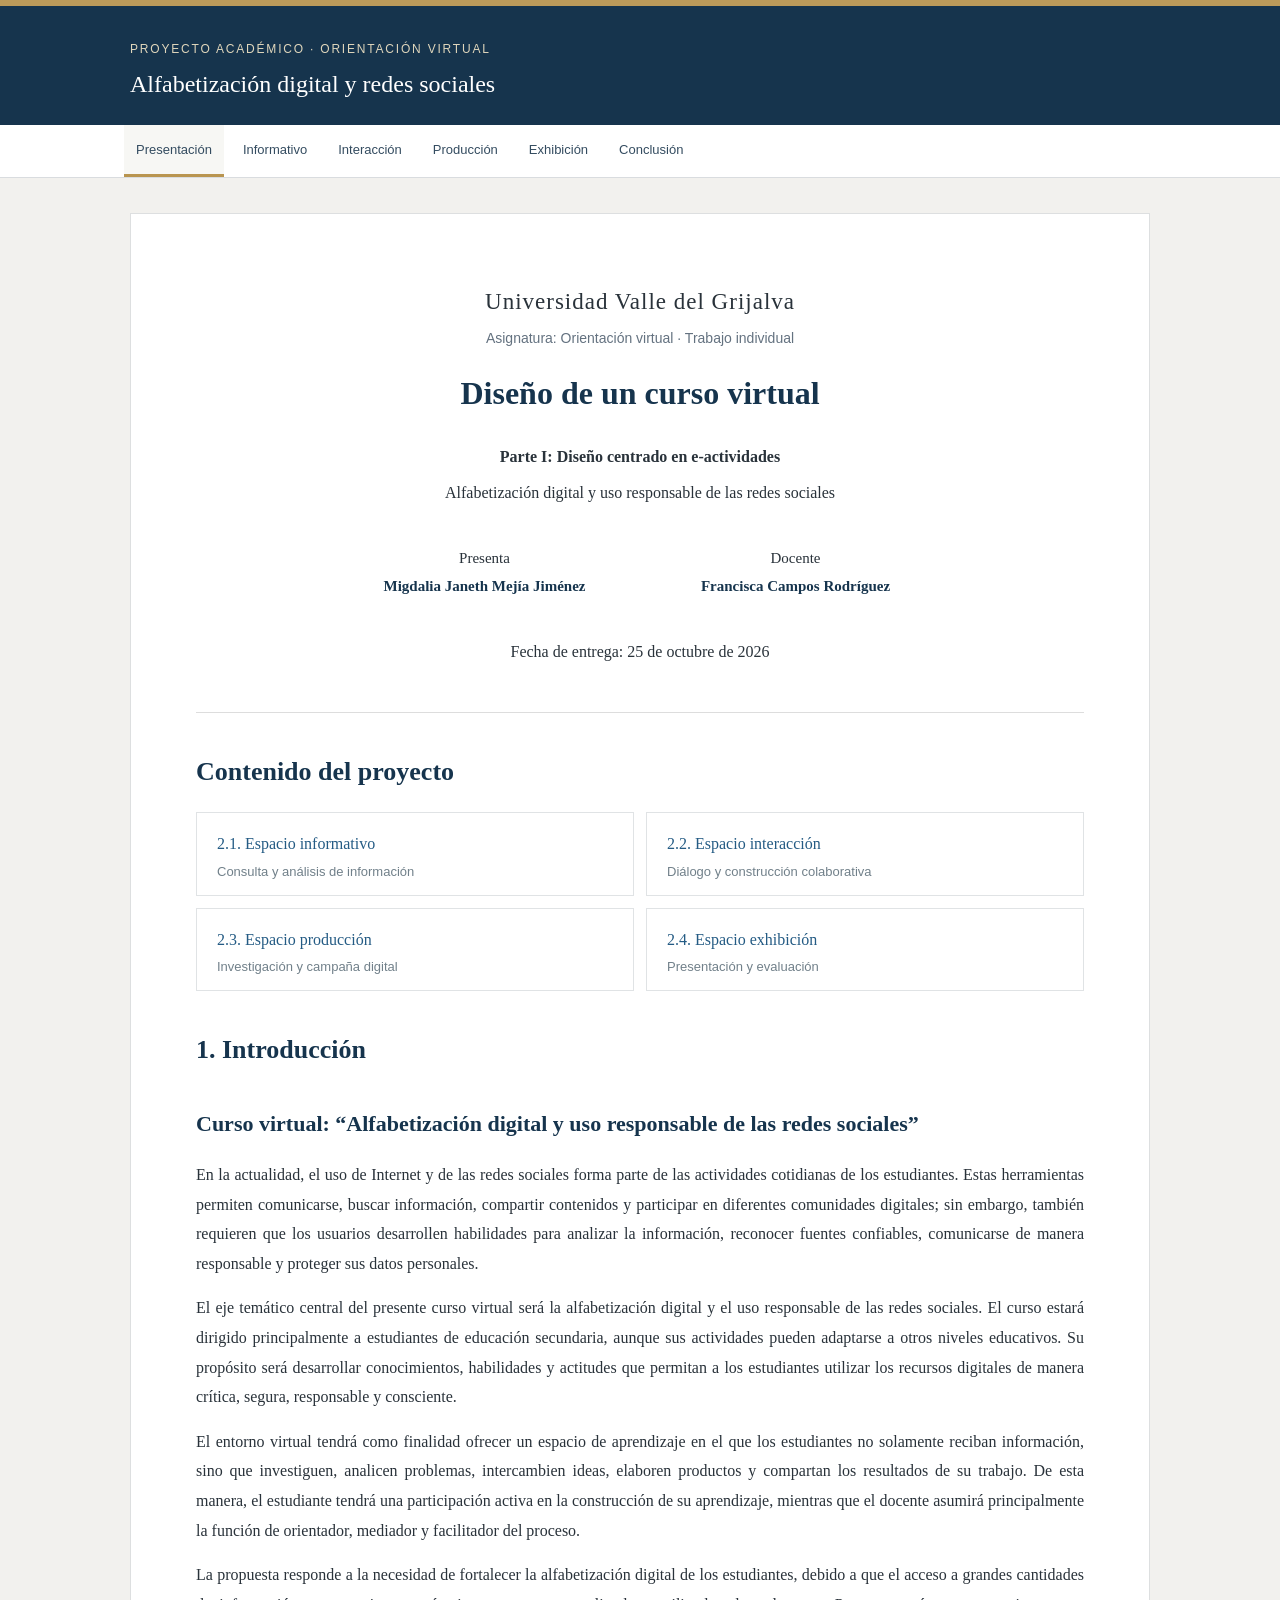
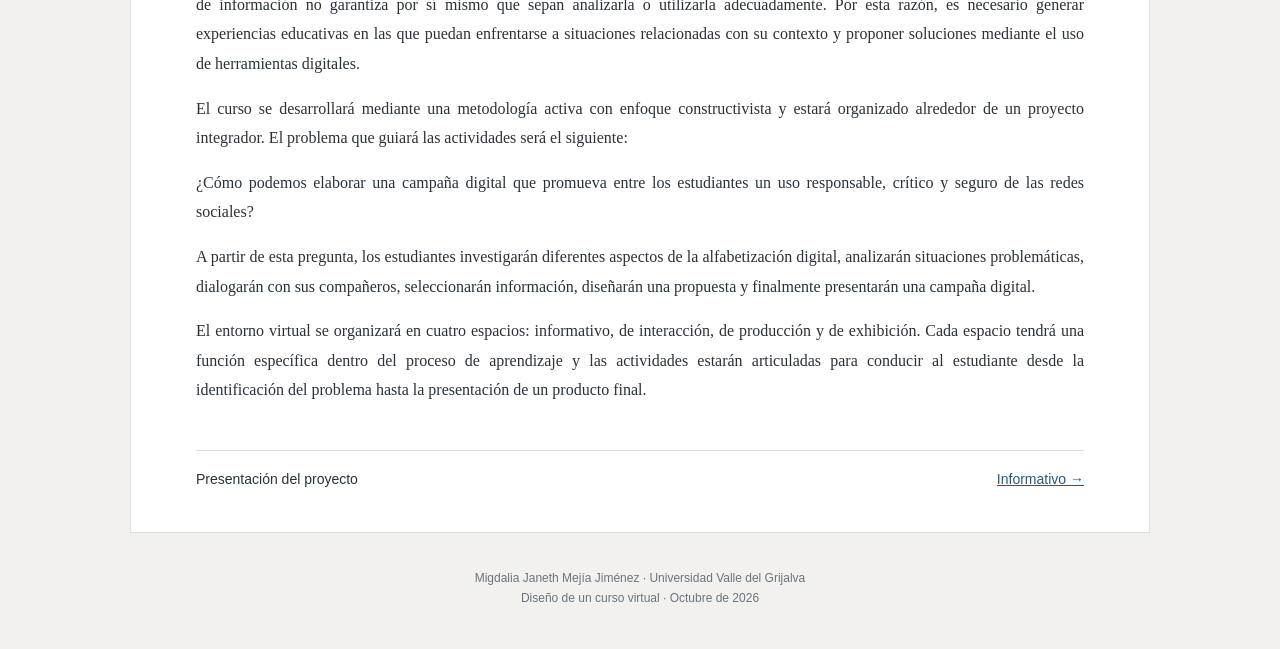
<file: index/index.html>
<!doctype html><html lang="es"><head><meta charset="utf-8"><meta name="viewport" content="width=device-width,initial-scale=1"><meta name="description" content="Proyecto académico: diseño de un curso virtual de alfabetización digital."><title>Presentación | Curso virtual · Orientación virtual</title><link rel="stylesheet" href="estilos.css"></head><body><header><div class="inner"><small>Proyecto académico · Orientación virtual</small><strong>Alfabetización digital y redes sociales</strong></div></header><nav aria-label="Secciones del proyecto"><div class="links"><a class="active" href="index.html" aria-current=page>Presentación</a><a class="" href="informativo.html" >Informativo</a><a class="" href="interaccion.html" >Interacción</a><a class="" href="produccion.html" >Producción</a><a class="" href="exhibicion.html" >Exhibición</a><a class="" href="conclusion.html" >Conclusión</a></div></nav><main><div class="cover"><p class="university">Universidad Valle del Grijalva</p><p class="type">Asignatura: Orientación virtual · Trabajo individual</p><h1>Diseño de un curso virtual</h1><p><strong>Parte I: Diseño centrado en e-actividades</strong></p><p>Alfabetización digital y uso responsable de las redes sociales</p><div class="people"><p>Presenta<strong>Migdalia Janeth Mejía Jiménez</strong></p><p>Docente<strong>Francisca Campos Rodríguez</strong></p></div><p>Fecha de entrega: 25 de octubre de 2026</p></div><h2>Contenido del proyecto</h2><div class="contents"><a href="informativo.html">2.1. Espacio informativo<small>Consulta y análisis de información</small></a><a href="interaccion.html">2.2. Espacio interacción<small>Diálogo y construcción colaborativa</small></a><a href="produccion.html">2.3. Espacio producción<small>Investigación y campaña digital</small></a><a href="exhibicion.html">2.4. Espacio exhibición<small>Presentación y evaluación</small></a></div><h2>1. Introducción</h2><h3>Curso virtual: “Alfabetización digital y uso responsable de las redes sociales”</h3><p>En la actualidad, el uso de Internet y de las redes sociales forma parte de las actividades cotidianas de los estudiantes. Estas herramientas permiten comunicarse, buscar información, compartir contenidos y participar en diferentes comunidades digitales; sin embargo, también requieren que los usuarios desarrollen habilidades para analizar la información, reconocer fuentes confiables, comunicarse de manera responsable y proteger sus datos personales.</p><p>El eje temático central del presente curso virtual será la alfabetización digital y el uso responsable de las redes sociales. El curso estará dirigido principalmente a estudiantes de educación secundaria, aunque sus actividades pueden adaptarse a otros niveles educativos. Su propósito será desarrollar conocimientos, habilidades y actitudes que permitan a los estudiantes utilizar los recursos digitales de manera crítica, segura, responsable y consciente.</p><p>El entorno virtual tendrá como finalidad ofrecer un espacio de aprendizaje en el que los estudiantes no solamente reciban información, sino que investiguen, analicen problemas, intercambien ideas, elaboren productos y compartan los resultados de su trabajo. De esta manera, el estudiante tendrá una participación activa en la construcción de su aprendizaje, mientras que el docente asumirá principalmente la función de orientador, mediador y facilitador del proceso.</p><p>La propuesta responde a la necesidad de fortalecer la alfabetización digital de los estudiantes, debido a que el acceso a grandes cantidades de información no garantiza por sí mismo que sepan analizarla o utilizarla adecuadamente. Por esta razón, es necesario generar experiencias educativas en las que puedan enfrentarse a situaciones relacionadas con su contexto y proponer soluciones mediante el uso de herramientas digitales.</p><p>El curso se desarrollará mediante una metodología activa con enfoque constructivista y estará organizado alrededor de un proyecto integrador. El problema que guiará las actividades será el siguiente:</p><p>¿Cómo podemos elaborar una campaña digital que promueva entre los estudiantes un uso responsable, crítico y seguro de las redes sociales?</p><p>A partir de esta pregunta, los estudiantes investigarán diferentes aspectos de la alfabetización digital, analizarán situaciones problemáticas, dialogarán con sus compañeros, seleccionarán información, diseñarán una propuesta y finalmente presentarán una campaña digital.</p><p>El entorno virtual se organizará en cuatro espacios: informativo, de interacción, de producción y de exhibición. Cada espacio tendrá una función específica dentro del proceso de aprendizaje y las actividades estarán articuladas para conducir al estudiante desde la identificación del problema hasta la presentación de un producto final.</p><div class="pagination"><span>Presentación del proyecto</span><a href="informativo.html">Informativo →</a></div></main><footer>Migdalia Janeth Mejía Jiménez · Universidad Valle del Grijalva<br>Diseño de un curso virtual · Octubre de 2026</footer></body></html>
</file>
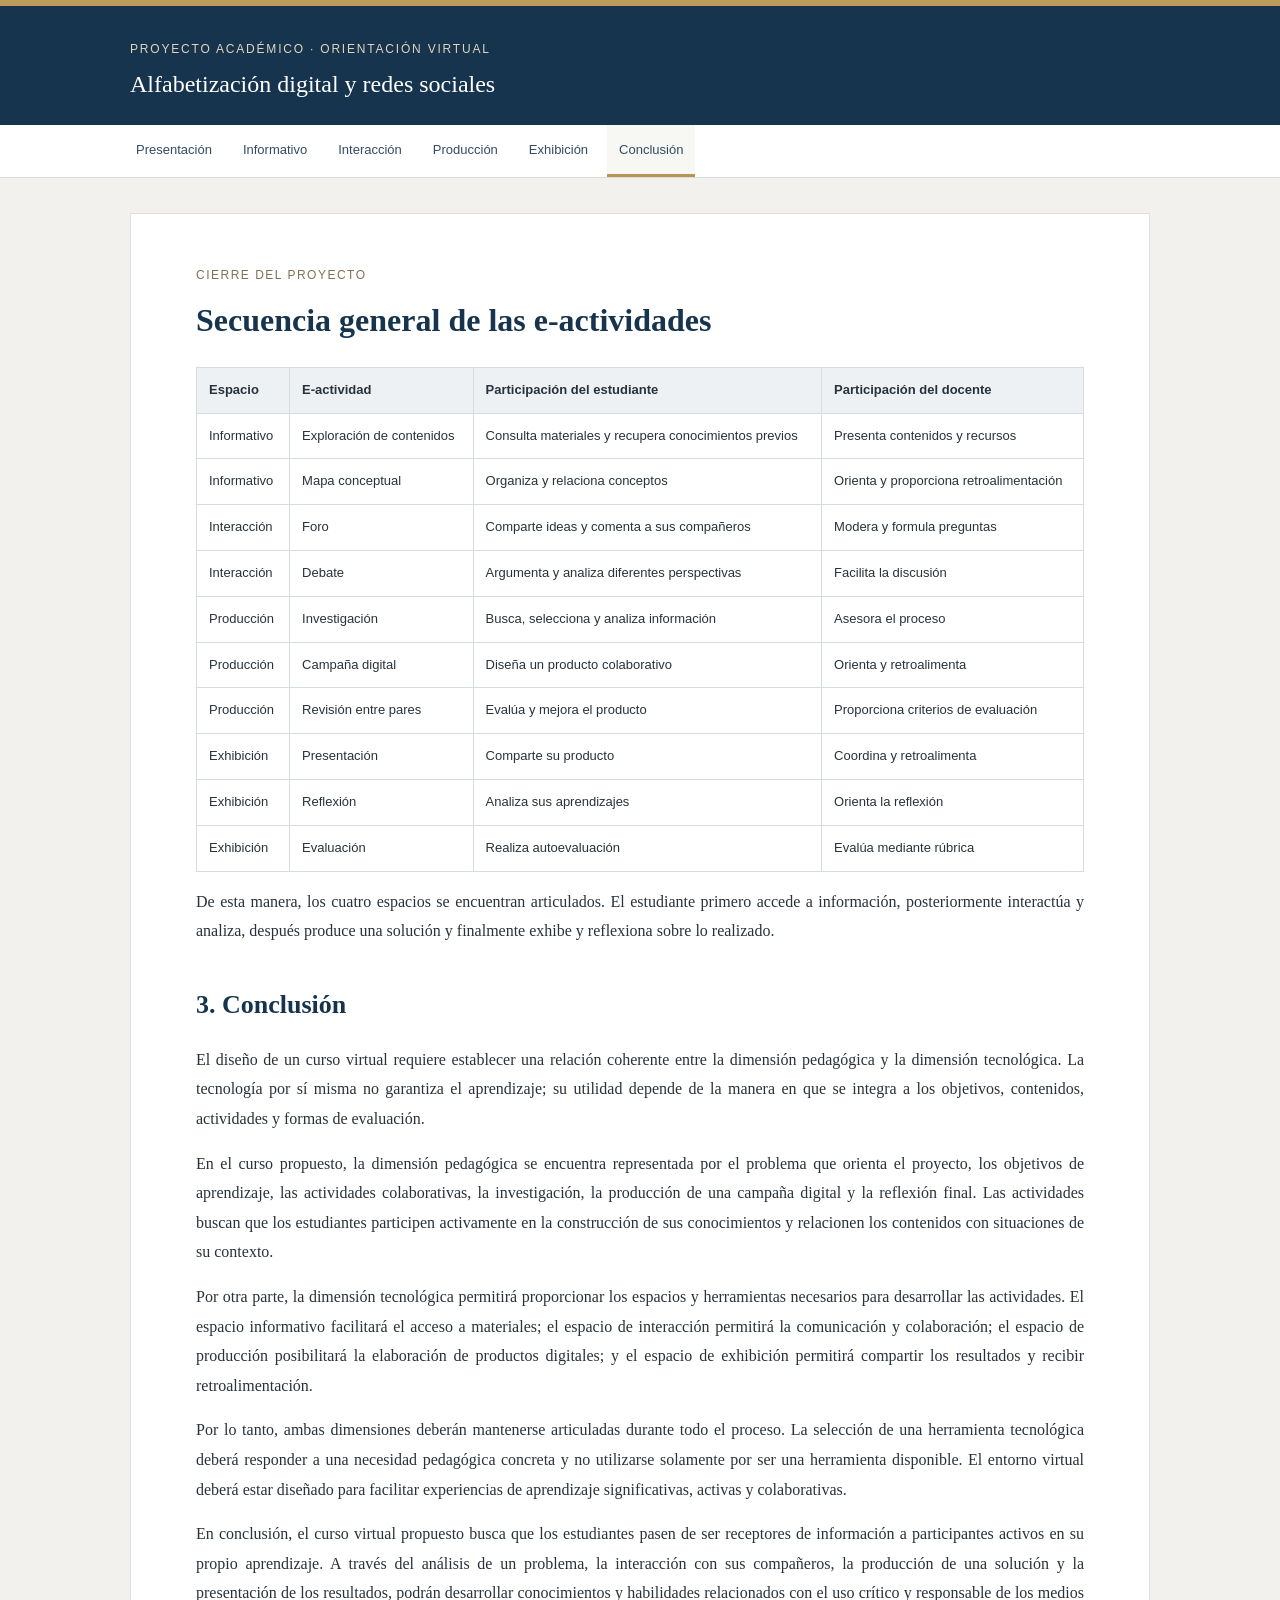
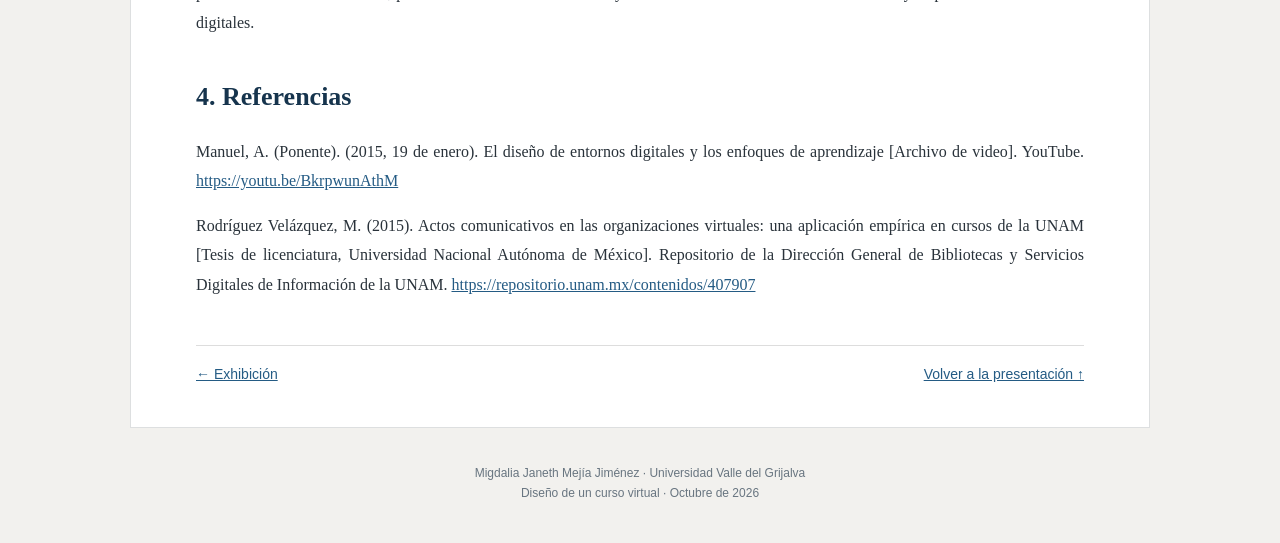
<file: index/conclusion.html>
<!doctype html><html lang="es"><head><meta charset="utf-8"><meta name="viewport" content="width=device-width,initial-scale=1"><meta name="description" content="Proyecto académico: diseño de un curso virtual de alfabetización digital."><title>Conclusión | Curso virtual · Orientación virtual</title><link rel="stylesheet" href="estilos.css"></head><body><header><div class="inner"><small>Proyecto académico · Orientación virtual</small><strong>Alfabetización digital y redes sociales</strong></div></header><nav aria-label="Secciones del proyecto"><div class="links"><a class="" href="index.html" >Presentación</a><a class="" href="informativo.html" >Informativo</a><a class="" href="interaccion.html" >Interacción</a><a class="" href="produccion.html" >Producción</a><a class="" href="exhibicion.html" >Exhibición</a><a class="active" href="conclusion.html" aria-current=page>Conclusión</a></div></nav><main><span class="kicker">Cierre del proyecto</span><h1>Secuencia general de las e-actividades</h1><div class="table"><table><tr><th>Espacio</th><th>E-actividad</th><th>Participación del estudiante</th><th>Participación del docente</th></tr><tr><td>Informativo</td><td>Exploración de contenidos</td><td>Consulta materiales y recupera conocimientos   previos</td><td>Presenta contenidos y recursos</td></tr><tr><td>Informativo</td><td>Mapa conceptual</td><td>Organiza y relaciona conceptos</td><td>Orienta y proporciona retroalimentación</td></tr><tr><td>Interacción</td><td>Foro</td><td>Comparte ideas y comenta a sus compañeros</td><td>Modera y formula preguntas</td></tr><tr><td>Interacción</td><td>Debate</td><td>Argumenta y analiza diferentes perspectivas</td><td>Facilita la discusión</td></tr><tr><td>Producción</td><td>Investigación</td><td>Busca, selecciona y analiza información</td><td>Asesora el proceso</td></tr><tr><td>Producción</td><td>Campaña digital</td><td>Diseña un producto colaborativo</td><td>Orienta y retroalimenta</td></tr><tr><td>Producción</td><td>Revisión entre pares</td><td>Evalúa y mejora el producto</td><td>Proporciona criterios de evaluación</td></tr><tr><td>Exhibición</td><td>Presentación</td><td>Comparte su producto</td><td>Coordina y retroalimenta</td></tr><tr><td>Exhibición</td><td>Reflexión</td><td>Analiza sus aprendizajes</td><td>Orienta la reflexión</td></tr><tr><td>Exhibición</td><td>Evaluación</td><td>Realiza autoevaluación</td><td>Evalúa mediante rúbrica</td></tr></table></div><p>De esta manera, los cuatro espacios se encuentran articulados. El estudiante primero accede a información, posteriormente interactúa y analiza, después produce una solución y finalmente exhibe y reflexiona sobre lo realizado.</p><h2>3. Conclusión</h2><p>El diseño de un curso virtual requiere establecer una relación coherente entre la dimensión pedagógica y la dimensión tecnológica. La tecnología por sí misma no garantiza el aprendizaje; su utilidad depende de la manera en que se integra a los objetivos, contenidos, actividades y formas de evaluación.</p><p>En el curso propuesto, la dimensión pedagógica se encuentra representada por el problema que orienta el proyecto, los objetivos de aprendizaje, las actividades colaborativas, la investigación, la producción de una campaña digital y la reflexión final. Las actividades buscan que los estudiantes participen activamente en la construcción de sus conocimientos y relacionen los contenidos con situaciones de su contexto.</p><p>Por otra parte, la dimensión tecnológica permitirá proporcionar los espacios y herramientas necesarios para desarrollar las actividades. El espacio informativo facilitará el acceso a materiales; el espacio de interacción permitirá la comunicación y colaboración; el espacio de producción posibilitará la elaboración de productos digitales; y el espacio de exhibición permitirá compartir los resultados y recibir retroalimentación.</p><p>Por lo tanto, ambas dimensiones deberán mantenerse articuladas durante todo el proceso. La selección de una herramienta tecnológica deberá responder a una necesidad pedagógica concreta y no utilizarse solamente por ser una herramienta disponible. El entorno virtual deberá estar diseñado para facilitar experiencias de aprendizaje significativas, activas y colaborativas.</p><p>En conclusión, el curso virtual propuesto busca que los estudiantes pasen de ser receptores de información a participantes activos en su propio aprendizaje. A través del análisis de un problema, la interacción con sus compañeros, la producción de una solución y la presentación de los resultados, podrán desarrollar conocimientos y habilidades relacionados con el uso crítico y responsable de los medios digitales.</p><div class="refs"><h2>4. Referencias</h2><p>Manuel, A. (Ponente). (2015, 19 de enero). El diseño de entornos digitales y los enfoques de aprendizaje [Archivo de video]. YouTube. <a href="https://youtu.be/BkrpwunAthM" target="_blank" rel="noopener">https://youtu.be/BkrpwunAthM</a></p><p>Rodríguez Velázquez, M. (2015). Actos comunicativos en las organizaciones virtuales: una aplicación empírica en cursos de la UNAM [Tesis de licenciatura, Universidad Nacional Autónoma de México]. Repositorio de la Dirección General de Bibliotecas y Servicios Digitales de Información de la UNAM. <a href="https://repositorio.unam.mx/contenidos/407907" target="_blank" rel="noopener">https://repositorio.unam.mx/contenidos/407907</a></p></div><div class="pagination"><a href="exhibicion.html">← Exhibición</a><a href="index.html">Volver a la presentación ↑</a></div></main><footer>Migdalia Janeth Mejía Jiménez · Universidad Valle del Grijalva<br>Diseño de un curso virtual · Octubre de 2026</footer></body></html>
</file>
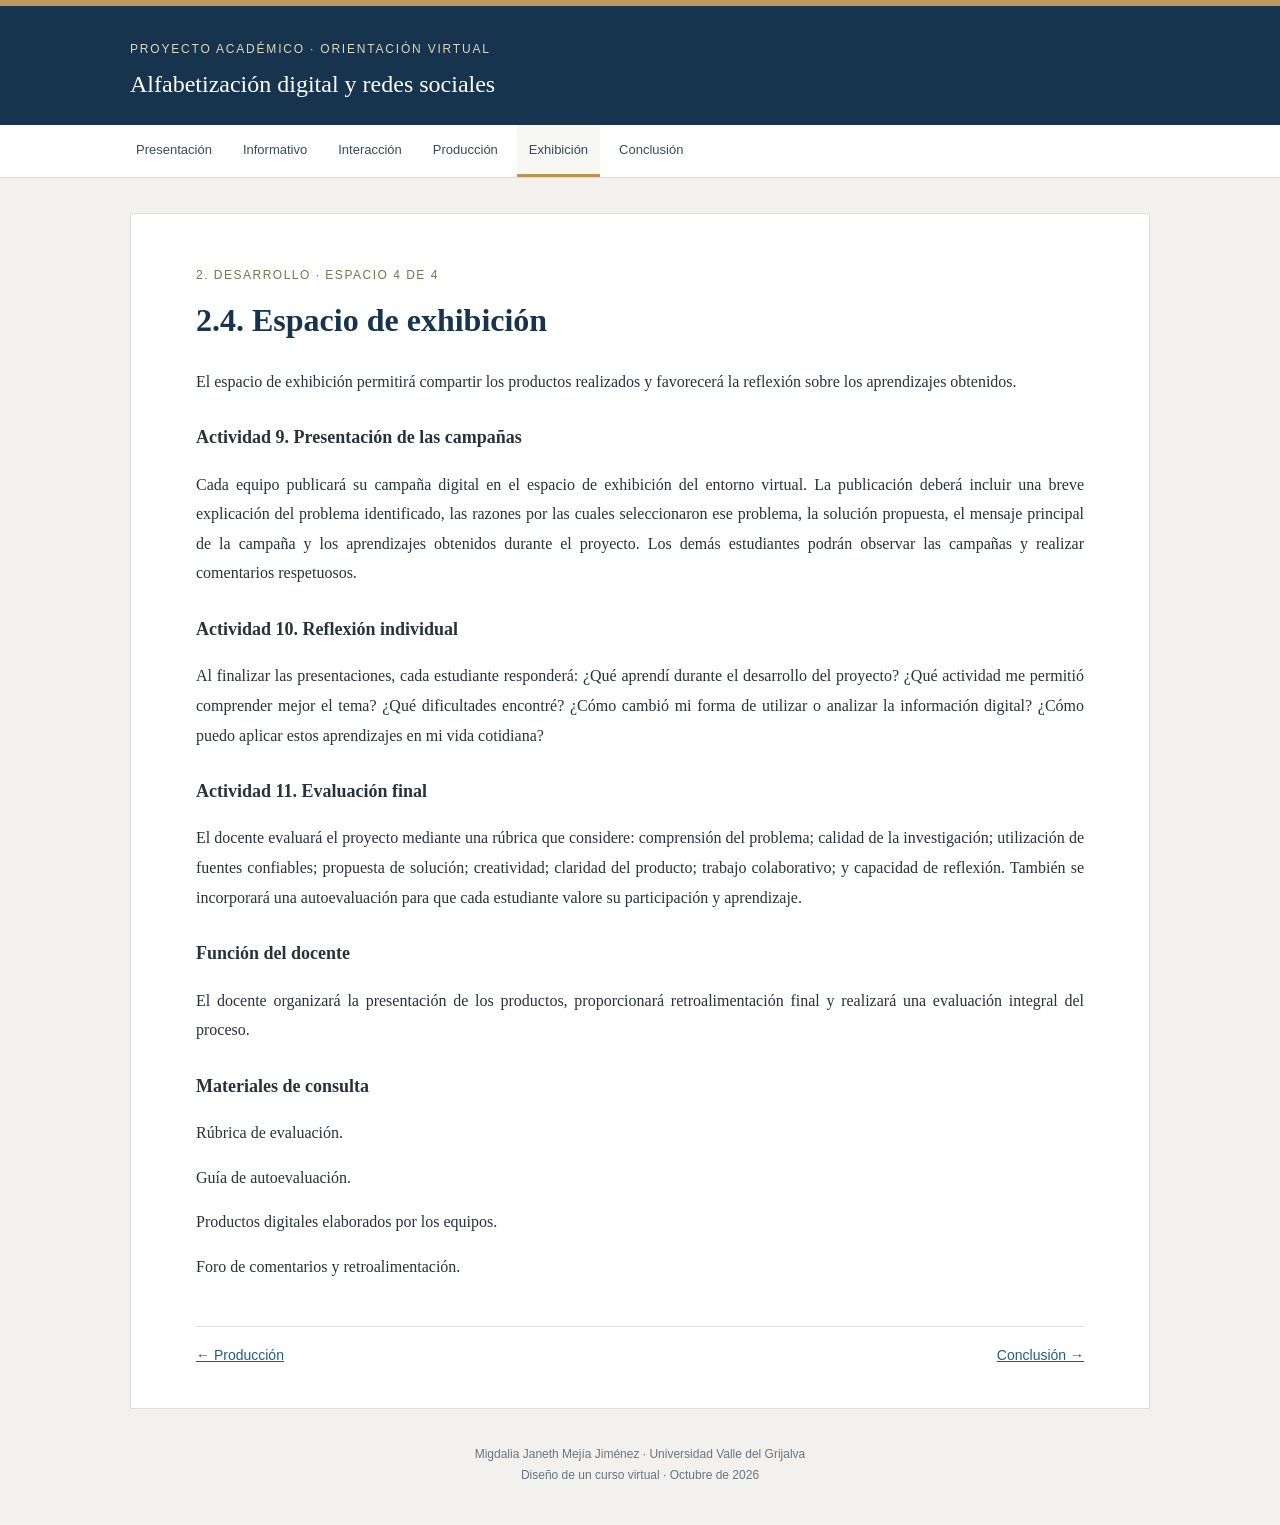
<file: index/exhibicion.html>
<!doctype html><html lang="es"><head><meta charset="utf-8"><meta name="viewport" content="width=device-width,initial-scale=1"><meta name="description" content="Proyecto académico: diseño de un curso virtual de alfabetización digital."><title>Exhibición | Curso virtual · Orientación virtual</title><link rel="stylesheet" href="estilos.css"></head><body><header><div class="inner"><small>Proyecto académico · Orientación virtual</small><strong>Alfabetización digital y redes sociales</strong></div></header><nav aria-label="Secciones del proyecto"><div class="links"><a class="" href="index.html" >Presentación</a><a class="" href="informativo.html" >Informativo</a><a class="" href="interaccion.html" >Interacción</a><a class="" href="produccion.html" >Producción</a><a class="active" href="exhibicion.html" aria-current=page>Exhibición</a><a class="" href="conclusion.html" >Conclusión</a></div></nav><main><span class="kicker">2. Desarrollo · Espacio 4 de 4</span><h1>2.4. Espacio de exhibición</h1><p>El espacio de exhibición permitirá compartir los productos realizados y favorecerá la reflexión sobre los aprendizajes obtenidos.</p><h4>Actividad 9. Presentación de las campañas</h4><p>Cada equipo publicará su campaña digital en el espacio de exhibición del entorno virtual. La publicación deberá incluir una breve explicación del problema identificado, las razones por las cuales seleccionaron ese problema, la solución propuesta, el mensaje principal de la campaña y los aprendizajes obtenidos durante el proyecto. Los demás estudiantes podrán observar las campañas y realizar comentarios respetuosos.</p><h4>Actividad 10. Reflexión individual</h4><p>Al finalizar las presentaciones, cada estudiante responderá: ¿Qué aprendí durante el desarrollo del proyecto? ¿Qué actividad me permitió comprender mejor el tema? ¿Qué dificultades encontré? ¿Cómo cambió mi forma de utilizar o analizar la información digital? ¿Cómo puedo aplicar estos aprendizajes en mi vida cotidiana?</p><h4>Actividad 11. Evaluación final</h4><p>El docente evaluará el proyecto mediante una rúbrica que considere: comprensión del problema; calidad de la investigación; utilización de fuentes confiables; propuesta de solución; creatividad; claridad del producto; trabajo colaborativo; y capacidad de reflexión. También se incorporará una autoevaluación para que cada estudiante valore su participación y aprendizaje.</p><h4>Función del docente</h4><p>El docente organizará la presentación de los productos, proporcionará retroalimentación final y realizará una evaluación integral del proceso.</p><h4>Materiales de consulta</h4><p>Rúbrica de evaluación.</p><p>Guía de autoevaluación.</p><p>Productos digitales elaborados por los equipos.</p><p>Foro de comentarios y retroalimentación.</p><div class="pagination"><a href="produccion.html">← Producción</a><a href="conclusion.html">Conclusión →</a></div></main><footer>Migdalia Janeth Mejía Jiménez · Universidad Valle del Grijalva<br>Diseño de un curso virtual · Octubre de 2026</footer></body></html>
</file>
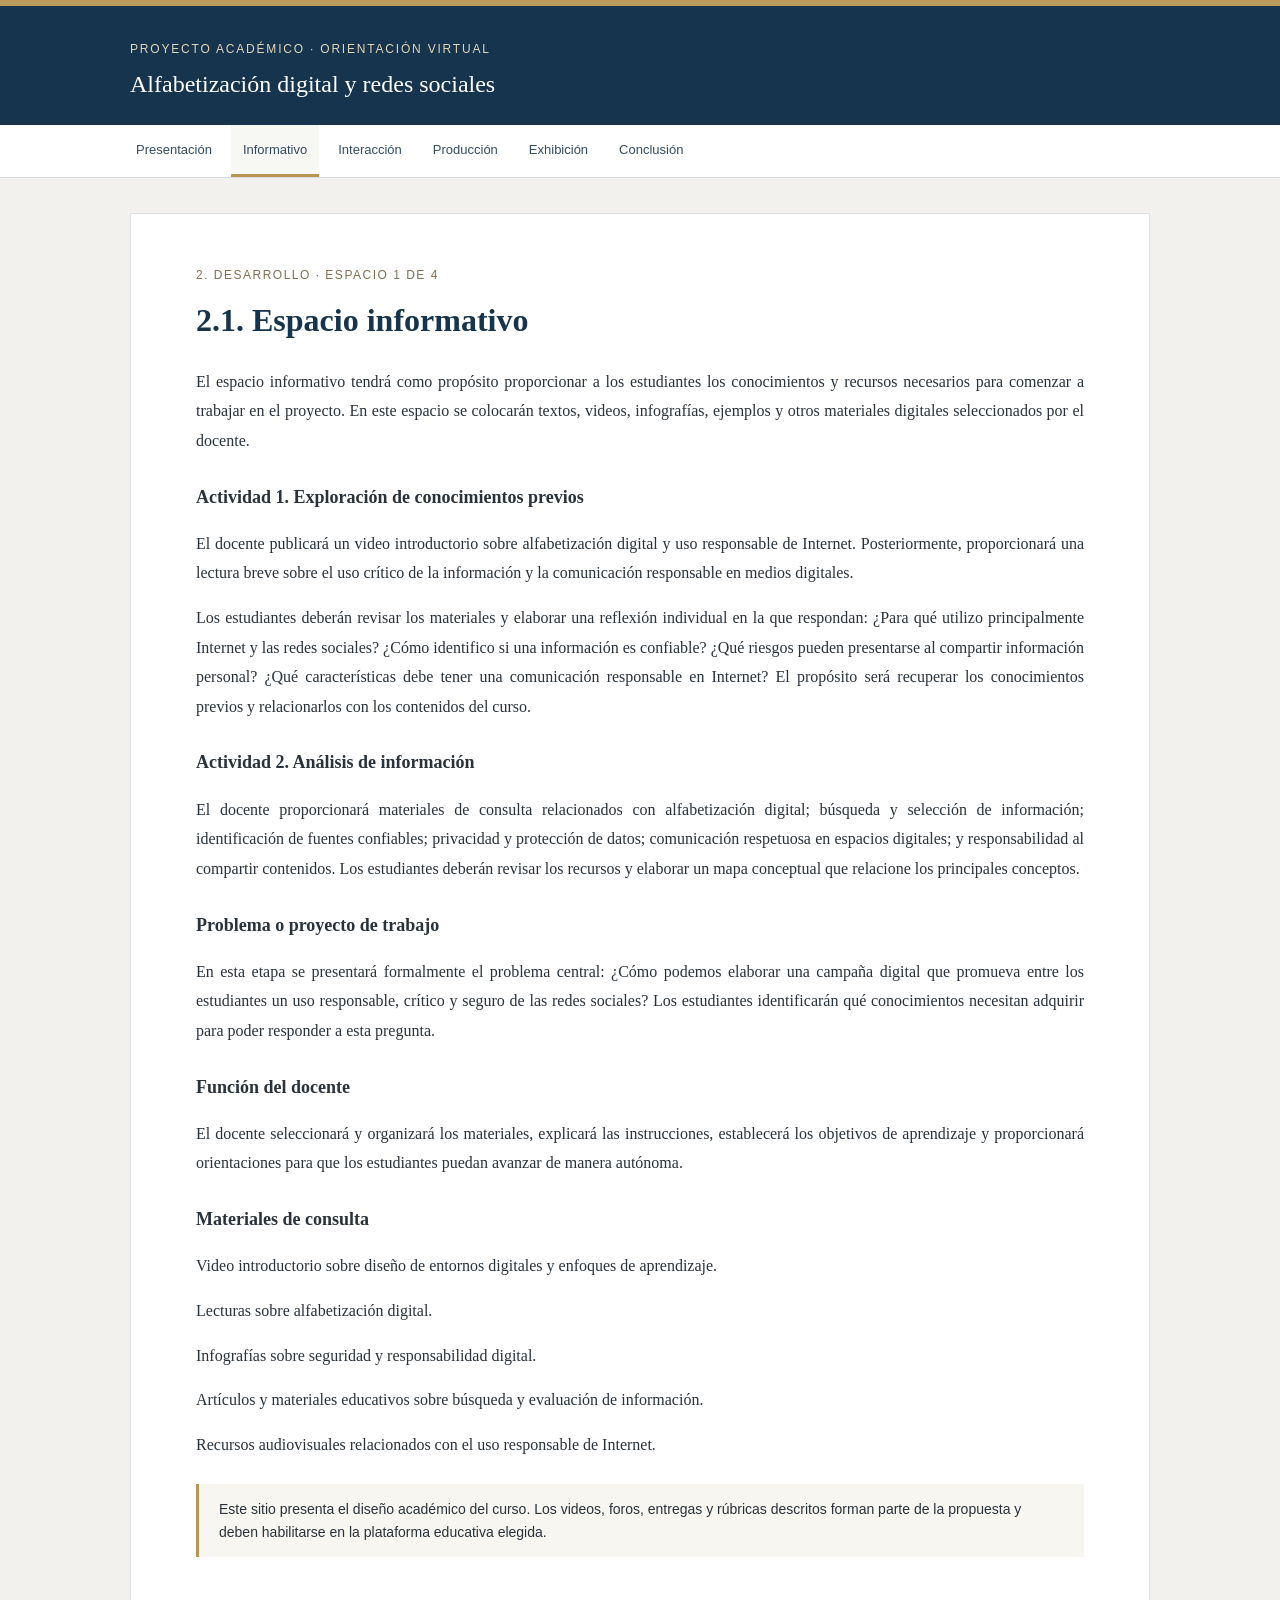
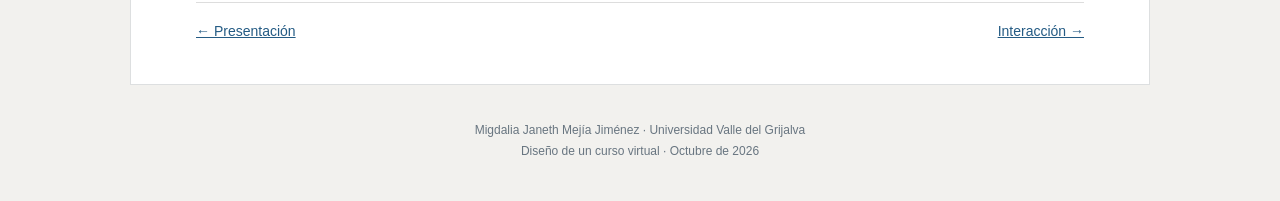
<file: index/informativo.html>
<!doctype html><html lang="es"><head><meta charset="utf-8"><meta name="viewport" content="width=device-width,initial-scale=1"><meta name="description" content="Proyecto académico: diseño de un curso virtual de alfabetización digital."><title>Informativo | Curso virtual · Orientación virtual</title><link rel="stylesheet" href="estilos.css"></head><body><header><div class="inner"><small>Proyecto académico · Orientación virtual</small><strong>Alfabetización digital y redes sociales</strong></div></header><nav aria-label="Secciones del proyecto"><div class="links"><a class="" href="index.html" >Presentación</a><a class="active" href="informativo.html" aria-current=page>Informativo</a><a class="" href="interaccion.html" >Interacción</a><a class="" href="produccion.html" >Producción</a><a class="" href="exhibicion.html" >Exhibición</a><a class="" href="conclusion.html" >Conclusión</a></div></nav><main><span class="kicker">2. Desarrollo · Espacio 1 de 4</span><h1>2.1. Espacio informativo</h1><p>El espacio informativo tendrá como propósito proporcionar a los estudiantes los conocimientos y recursos necesarios para comenzar a trabajar en el proyecto. En este espacio se colocarán textos, videos, infografías, ejemplos y otros materiales digitales seleccionados por el docente.</p><h4>Actividad 1. Exploración de conocimientos previos</h4><p>El docente publicará un video introductorio sobre alfabetización digital y uso responsable de Internet. Posteriormente, proporcionará una lectura breve sobre el uso crítico de la información y la comunicación responsable en medios digitales.</p><p>Los estudiantes deberán revisar los materiales y elaborar una reflexión individual en la que respondan: ¿Para qué utilizo principalmente Internet y las redes sociales? ¿Cómo identifico si una información es confiable? ¿Qué riesgos pueden presentarse al compartir información personal? ¿Qué características debe tener una comunicación responsable en Internet? El propósito será recuperar los conocimientos previos y relacionarlos con los contenidos del curso.</p><h4>Actividad 2. Análisis de información</h4><p>El docente proporcionará materiales de consulta relacionados con alfabetización digital; búsqueda y selección de información; identificación de fuentes confiables; privacidad y protección de datos; comunicación respetuosa en espacios digitales; y responsabilidad al compartir contenidos. Los estudiantes deberán revisar los recursos y elaborar un mapa conceptual que relacione los principales conceptos.</p><h4>Problema o proyecto de trabajo</h4><p>En esta etapa se presentará formalmente el problema central: ¿Cómo podemos elaborar una campaña digital que promueva entre los estudiantes un uso responsable, crítico y seguro de las redes sociales? Los estudiantes identificarán qué conocimientos necesitan adquirir para poder responder a esta pregunta.</p><h4>Función del docente</h4><p>El docente seleccionará y organizará los materiales, explicará las instrucciones, establecerá los objetivos de aprendizaje y proporcionará orientaciones para que los estudiantes puedan avanzar de manera autónoma.</p><h4>Materiales de consulta</h4><p>Video introductorio sobre diseño de entornos digitales y enfoques de aprendizaje.</p><p>Lecturas sobre alfabetización digital.</p><p>Infografías sobre seguridad y responsabilidad digital.</p><p>Artículos y materiales educativos sobre búsqueda y evaluación de información.</p><p>Recursos audiovisuales relacionados con el uso responsable de Internet.</p><div class="note">Este sitio presenta el diseño académico del curso. Los videos, foros, entregas y rúbricas descritos forman parte de la propuesta y deben habilitarse en la plataforma educativa elegida.</div><div class="pagination"><a href="index.html">← Presentación</a><a href="interaccion.html">Interacción →</a></div></main><footer>Migdalia Janeth Mejía Jiménez · Universidad Valle del Grijalva<br>Diseño de un curso virtual · Octubre de 2026</footer></body></html>
</file>
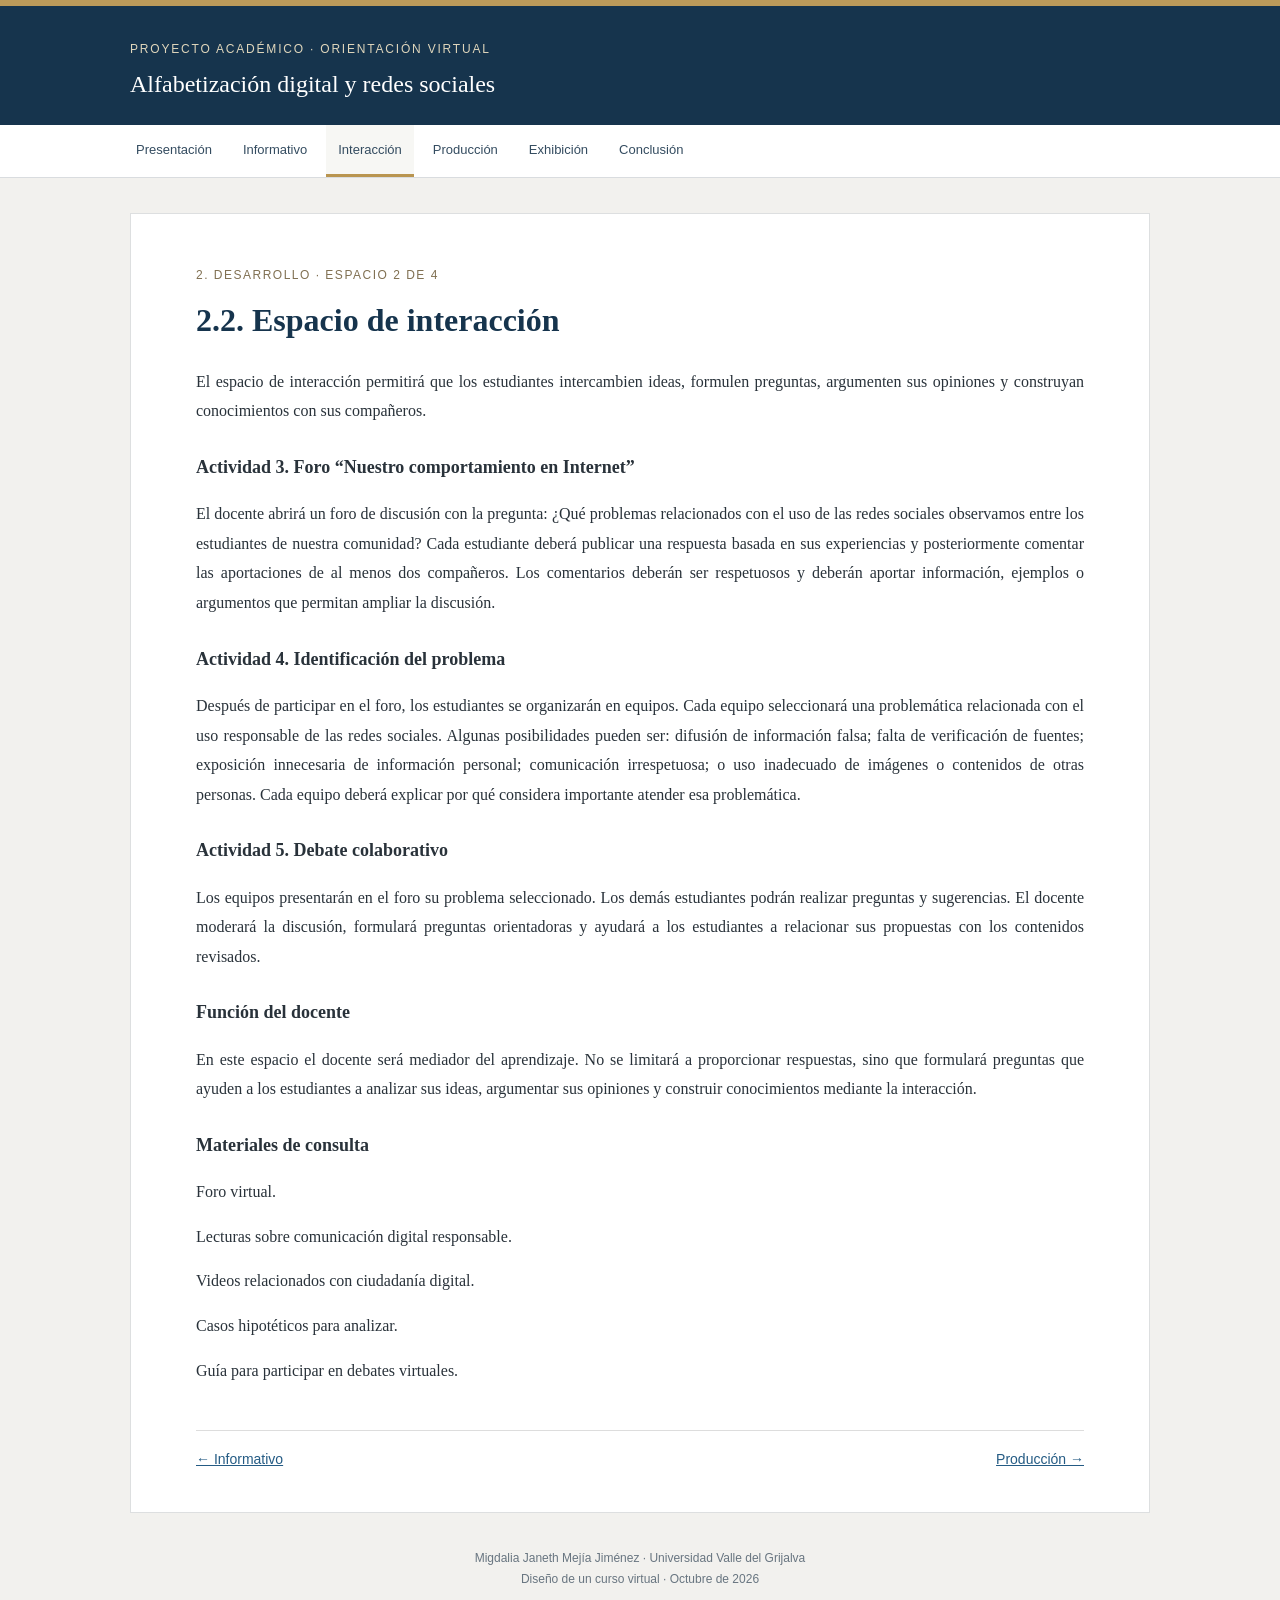
<file: index/interaccion.html>
<!doctype html><html lang="es"><head><meta charset="utf-8"><meta name="viewport" content="width=device-width,initial-scale=1"><meta name="description" content="Proyecto académico: diseño de un curso virtual de alfabetización digital."><title>Interacción | Curso virtual · Orientación virtual</title><link rel="stylesheet" href="estilos.css"></head><body><header><div class="inner"><small>Proyecto académico · Orientación virtual</small><strong>Alfabetización digital y redes sociales</strong></div></header><nav aria-label="Secciones del proyecto"><div class="links"><a class="" href="index.html" >Presentación</a><a class="" href="informativo.html" >Informativo</a><a class="active" href="interaccion.html" aria-current=page>Interacción</a><a class="" href="produccion.html" >Producción</a><a class="" href="exhibicion.html" >Exhibición</a><a class="" href="conclusion.html" >Conclusión</a></div></nav><main><span class="kicker">2. Desarrollo · Espacio 2 de 4</span><h1>2.2. Espacio de interacción</h1><p>El espacio de interacción permitirá que los estudiantes intercambien ideas, formulen preguntas, argumenten sus opiniones y construyan conocimientos con sus compañeros.</p><h4>Actividad 3. Foro “Nuestro comportamiento en Internet”</h4><p>El docente abrirá un foro de discusión con la pregunta: ¿Qué problemas relacionados con el uso de las redes sociales observamos entre los estudiantes de nuestra comunidad? Cada estudiante deberá publicar una respuesta basada en sus experiencias y posteriormente comentar las aportaciones de al menos dos compañeros. Los comentarios deberán ser respetuosos y deberán aportar información, ejemplos o argumentos que permitan ampliar la discusión.</p><h4>Actividad 4. Identificación del problema</h4><p>Después de participar en el foro, los estudiantes se organizarán en equipos. Cada equipo seleccionará una problemática relacionada con el uso responsable de las redes sociales. Algunas posibilidades pueden ser: difusión de información falsa; falta de verificación de fuentes; exposición innecesaria de información personal; comunicación irrespetuosa; o uso inadecuado de imágenes o contenidos de otras personas. Cada equipo deberá explicar por qué considera importante atender esa problemática.</p><h4>Actividad 5. Debate colaborativo</h4><p>Los equipos presentarán en el foro su problema seleccionado. Los demás estudiantes podrán realizar preguntas y sugerencias. El docente moderará la discusión, formulará preguntas orientadoras y ayudará a los estudiantes a relacionar sus propuestas con los contenidos revisados.</p><h4>Función del docente</h4><p>En este espacio el docente será mediador del aprendizaje. No se limitará a proporcionar respuestas, sino que formulará preguntas que ayuden a los estudiantes a analizar sus ideas, argumentar sus opiniones y construir conocimientos mediante la interacción.</p><h4>Materiales de consulta</h4><p>Foro virtual.</p><p>Lecturas sobre comunicación digital responsable.</p><p>Videos relacionados con ciudadanía digital.</p><p>Casos hipotéticos para analizar.</p><p>Guía para participar en debates virtuales.</p><div class="pagination"><a href="informativo.html">← Informativo</a><a href="produccion.html">Producción →</a></div></main><footer>Migdalia Janeth Mejía Jiménez · Universidad Valle del Grijalva<br>Diseño de un curso virtual · Octubre de 2026</footer></body></html>
</file>
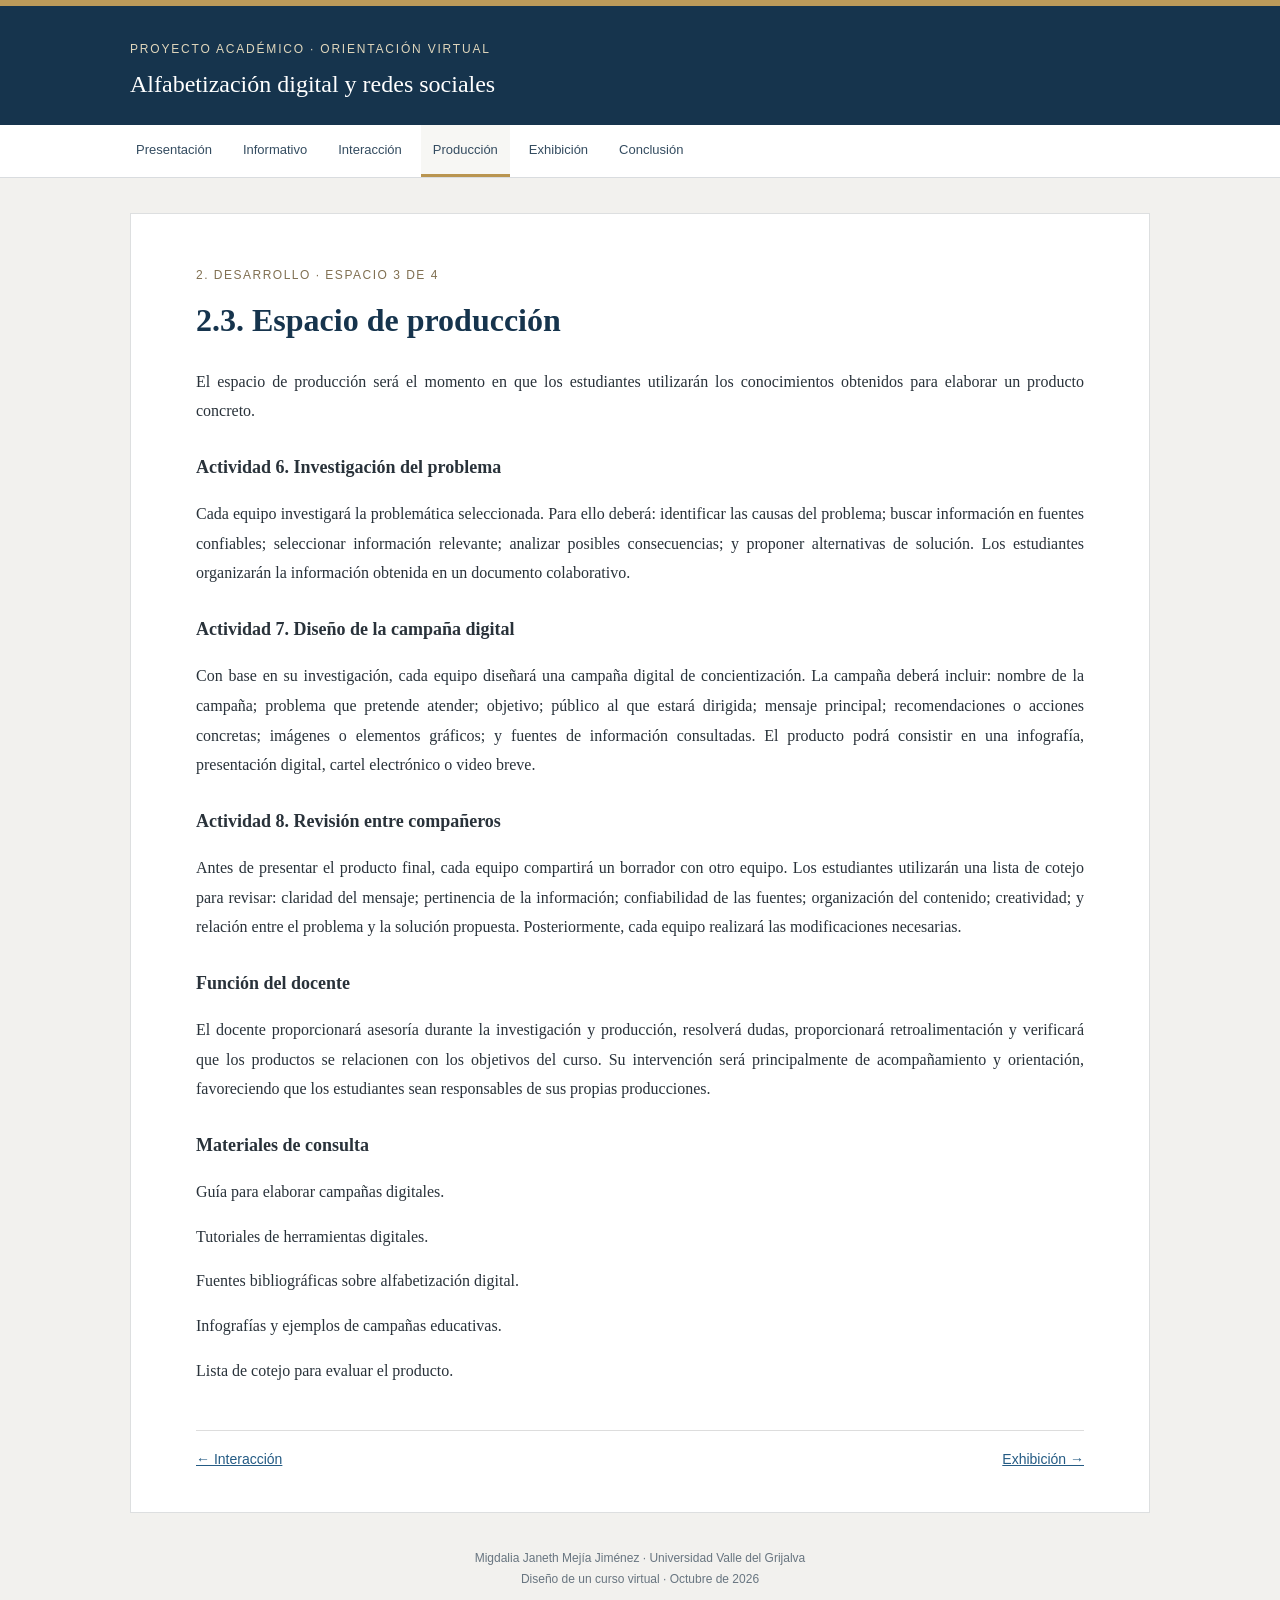
<file: index/produccion.html>
<!doctype html><html lang="es"><head><meta charset="utf-8"><meta name="viewport" content="width=device-width,initial-scale=1"><meta name="description" content="Proyecto académico: diseño de un curso virtual de alfabetización digital."><title>Producción | Curso virtual · Orientación virtual</title><link rel="stylesheet" href="estilos.css"></head><body><header><div class="inner"><small>Proyecto académico · Orientación virtual</small><strong>Alfabetización digital y redes sociales</strong></div></header><nav aria-label="Secciones del proyecto"><div class="links"><a class="" href="index.html" >Presentación</a><a class="" href="informativo.html" >Informativo</a><a class="" href="interaccion.html" >Interacción</a><a class="active" href="produccion.html" aria-current=page>Producción</a><a class="" href="exhibicion.html" >Exhibición</a><a class="" href="conclusion.html" >Conclusión</a></div></nav><main><span class="kicker">2. Desarrollo · Espacio 3 de 4</span><h1>2.3. Espacio de producción</h1><p>El espacio de producción será el momento en que los estudiantes utilizarán los conocimientos obtenidos para elaborar un producto concreto.</p><h4>Actividad 6. Investigación del problema</h4><p>Cada equipo investigará la problemática seleccionada. Para ello deberá: identificar las causas del problema; buscar información en fuentes confiables; seleccionar información relevante; analizar posibles consecuencias; y proponer alternativas de solución. Los estudiantes organizarán la información obtenida en un documento colaborativo.</p><h4>Actividad 7. Diseño de la campaña digital</h4><p>Con base en su investigación, cada equipo diseñará una campaña digital de concientización. La campaña deberá incluir: nombre de la campaña; problema que pretende atender; objetivo; público al que estará dirigida; mensaje principal; recomendaciones o acciones concretas; imágenes o elementos gráficos; y fuentes de información consultadas. El producto podrá consistir en una infografía, presentación digital, cartel electrónico o video breve.</p><h4>Actividad 8. Revisión entre compañeros</h4><p>Antes de presentar el producto final, cada equipo compartirá un borrador con otro equipo. Los estudiantes utilizarán una lista de cotejo para revisar: claridad del mensaje; pertinencia de la información; confiabilidad de las fuentes; organización del contenido; creatividad; y relación entre el problema y la solución propuesta. Posteriormente, cada equipo realizará las modificaciones necesarias.</p><h4>Función del docente</h4><p>El docente proporcionará asesoría durante la investigación y producción, resolverá dudas, proporcionará retroalimentación y verificará que los productos se relacionen con los objetivos del curso. Su intervención será principalmente de acompañamiento y orientación, favoreciendo que los estudiantes sean responsables de sus propias producciones.</p><h4>Materiales de consulta</h4><p>Guía para elaborar campañas digitales.</p><p>Tutoriales de herramientas digitales.</p><p>Fuentes bibliográficas sobre alfabetización digital.</p><p>Infografías y ejemplos de campañas educativas.</p><p>Lista de cotejo para evaluar el producto.</p><div class="pagination"><a href="interaccion.html">← Interacción</a><a href="exhibicion.html">Exhibición →</a></div></main><footer>Migdalia Janeth Mejía Jiménez · Universidad Valle del Grijalva<br>Diseño de un curso virtual · Octubre de 2026</footer></body></html>
</file>
<file: index/estilos.css>
*{box-sizing:border-box}html{scroll-behavior:smooth}body{margin:0;background:#f2f1ee;color:#29323a;font:16px/1.85 Georgia,serif}header{background:#16344d;color:white;border-top:6px solid #bb9a5a}header .inner{max-width:1080px;margin:auto;padding:27px 30px}header small{font:12px Arial;letter-spacing:1.8px;text-transform:uppercase;color:#dfd6bc}header strong{display:block;font:24px Georgia;margin-top:8px}nav{background:white;border-bottom:1px solid #d9dcdf}.links{max-width:1080px;margin:auto;display:flex;gap:7px;padding:0 24px;flex-wrap:wrap}.links a{font:13px Arial;color:#344c60;text-decoration:none;padding:17px 12px;border-bottom:3px solid transparent}.links a.active{border-color:#b99550;background:#f7f7f4}main{max-width:1020px;margin:35px auto;background:white;padding:45px 65px;border:1px solid #dddfe0;min-height:50vh}h1{font-size:32px;line-height:1.3;color:#16344d;margin:12px 0 25px}h2{font-size:26px;color:#16344d;margin:35px 0 16px}h3{font-size:22px;color:#16344d;margin:30px 0 12px}h4{font-size:18px;margin:25px 0 12px}p{text-align:justify;margin:15px 0}a{color:#245b84;overflow-wrap:anywhere}.kicker{font:12px Arial;text-transform:uppercase;letter-spacing:1.5px;color:#807052}.cover{text-align:center;padding:15px 0 38px;border-bottom:1px solid #ddd}.cover p{text-align:center;margin:7px 0}.cover .university{font-size:23px;letter-spacing:1px}.cover h1{max-width:720px;margin:27px auto}.cover .type{font:14px Arial;color:#647280}.cover .people{margin:30px auto;max-width:600px;display:grid;grid-template-columns:1fr 1fr;gap:22px}.people p{font-size:15px}.people strong{display:block;color:#16344d}.note{border-left:3px solid #b99550;background:#f7f6f1;padding:14px 20px;font:14px/1.6 Arial;margin:25px 0}.contents{display:grid;grid-template-columns:1fr 1fr;gap:12px}.contents a{display:block;border:1px solid #e0e3e5;text-decoration:none;padding:16px 20px;font-size:16px}.contents small{display:block;color:#71808a;font:13px Arial;margin-top:5px}table{border-collapse:collapse;width:100%;font:13px/1.6 Arial}td,th{padding:12px;border:1px solid #d7dce0;text-align:left}th{background:#edf1f4}.table{overflow:auto}.pagination{margin-top:45px;padding-top:20px;border-top:1px solid #ddd;display:flex;justify-content:space-between;font:14px Arial}footer{max-width:1020px;margin:25px auto 40px;padding:0 20px;text-align:center;font:12px/1.7 Arial;color:#687580}.tools{display:flex;justify-content:flex-end;margin-bottom:20px}button{background:#16344d;border:0;padding:9px 15px;color:white;cursor:pointer}.reflection textarea{display:block;width:100%;min-height:100px;font:15px/1.6 Arial;padding:12px;border:1px solid #cbd3d9;margin:10px 0}.reflection{margin-top:30px;padding:20px;background:#f5f7f8;font:14px/1.7 Arial}.reflection p{text-align:left}.status{color:#526a44;font-size:12px}.check{display:block;padding:7px 0;font:14px Arial}.refs{overflow-wrap:anywhere}@media(max-width:650px){main{margin:15px 10px;padding:25px 20px}.cover .people,.contents{grid-template-columns:1fr}.links{padding:0 10px;gap:0}.links a{padding:12px 9px;font-size:12px}h1{font-size:27px}header .inner{padding:20px}header strong{font-size:20px}}@media print{nav,.tools,.pagination,.reflection,button{display:none}body{background:white}header{background:white;color:#16344d}main{border:0;margin:0;padding:15px;max-width:none}p{orphans:3;widows:3}h2,h3,h4{break-after:avoid}}
</file>
